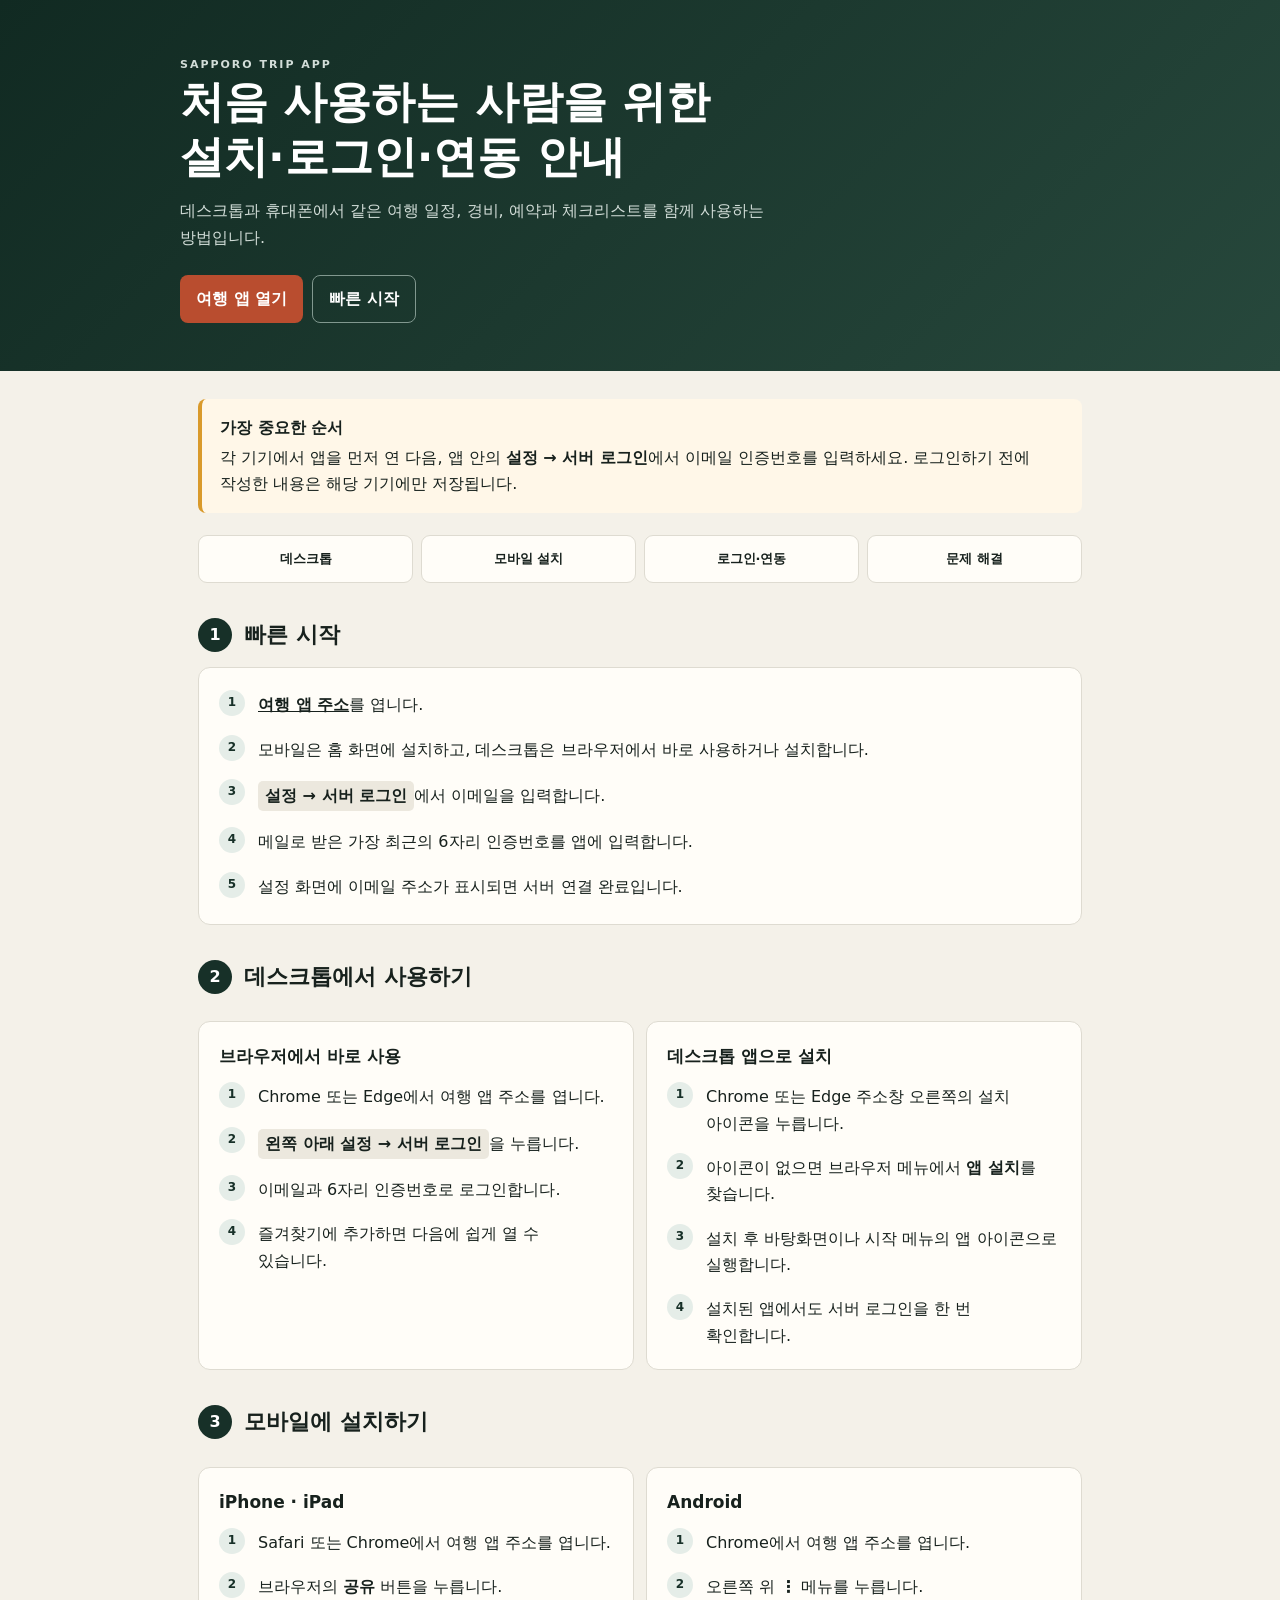
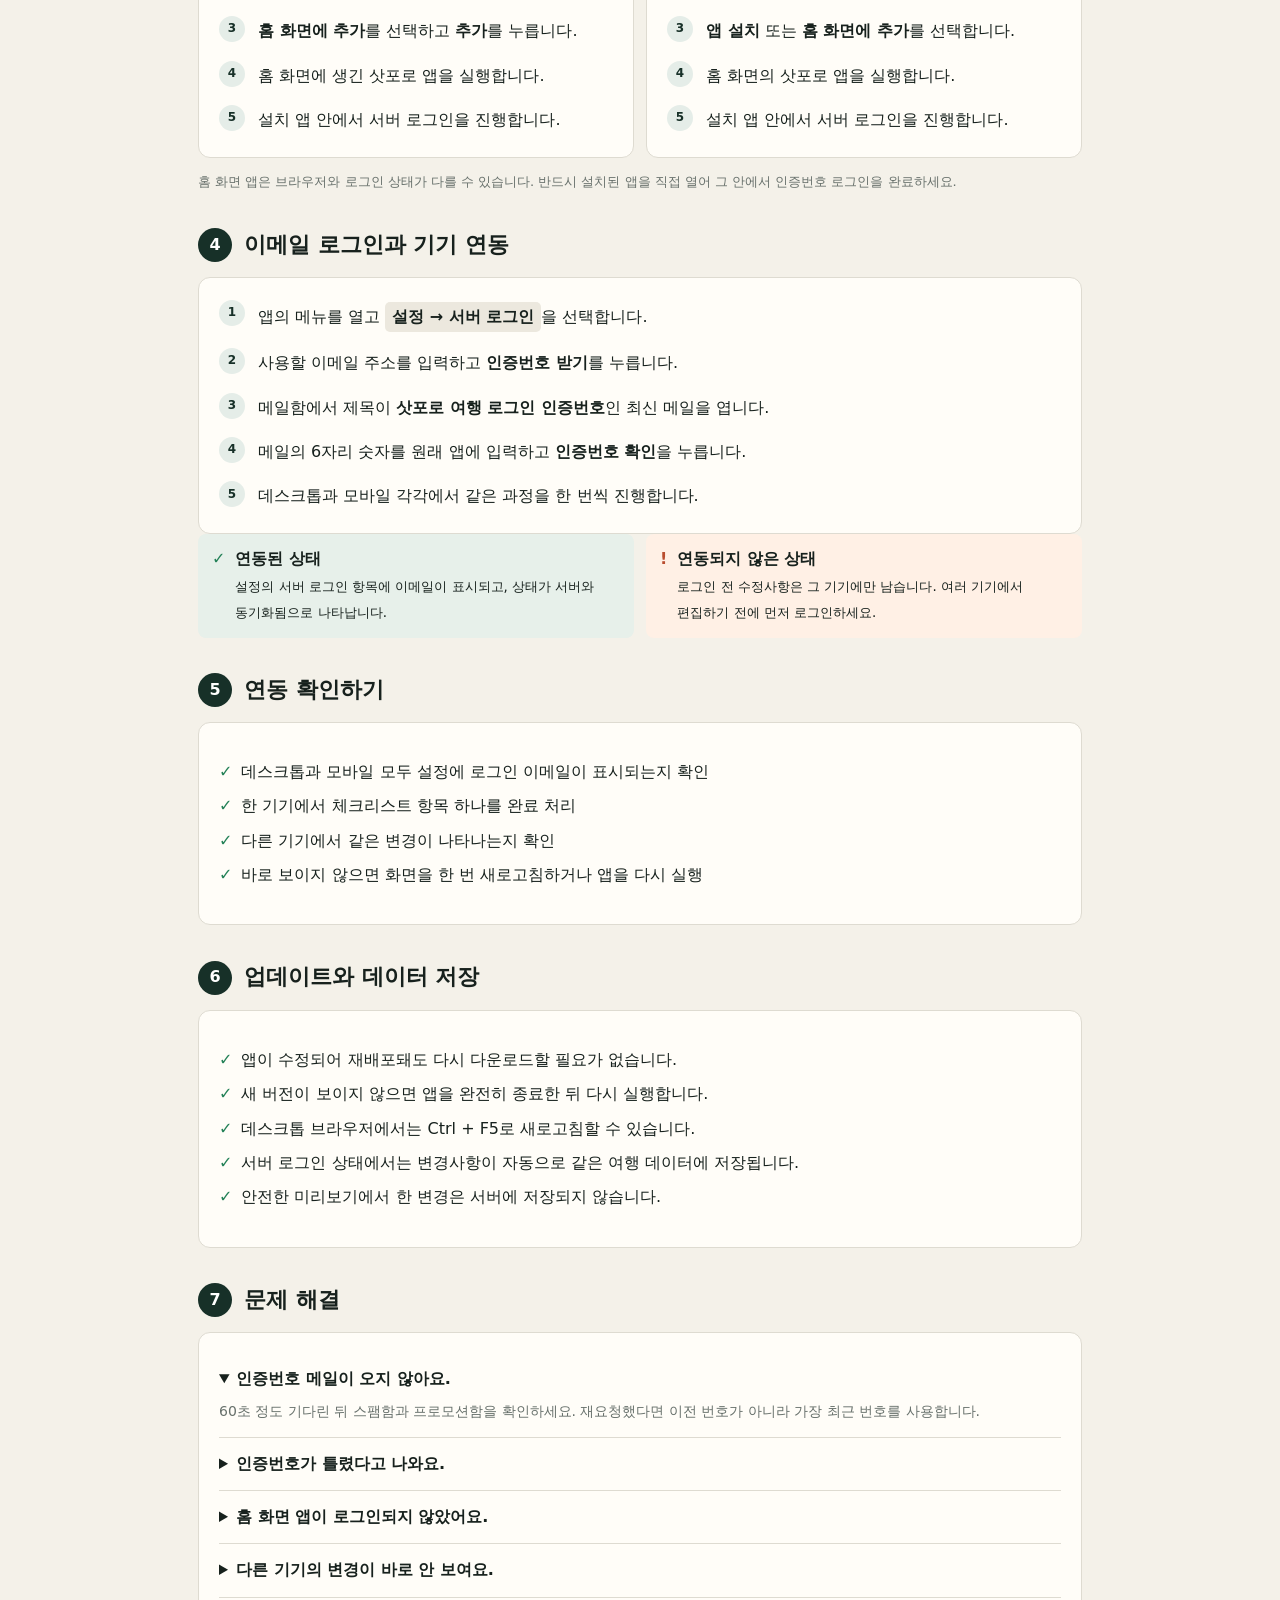
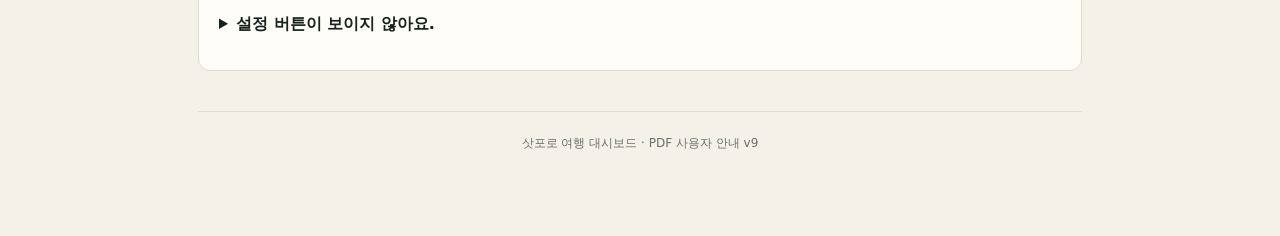
<file: manual.html>
<!doctype html>
<html lang="ko">
<head>
  <meta charset="utf-8">
  <meta name="viewport" content="width=device-width,initial-scale=1,viewport-fit=cover">
  <meta name="theme-color" content="#173028">
  <title>삿포로 여행 앱 사용자 안내</title>
  <style>
    :root{--ink:#17211d;--muted:#68716c;--paper:#f4f1e9;--card:#fffdf8;--line:#dedbd1;--forest:#173028;--forest2:#294c40;--rust:#b94d2f;--gold:#d99a2b}*{box-sizing:border-box}html{scroll-behavior:smooth;overflow-x:hidden}body{margin:0;overflow-x:hidden;background:var(--paper);color:var(--ink);font-family:"Noto Sans KR",Apple SD Gothic Neo,system-ui,sans-serif;line-height:1.65;word-break:keep-all}a{color:inherit}.hero{background:linear-gradient(135deg,#112a22,#27483c);color:#fff;padding:42px 20px 48px}.hero-inner,.content{width:100%;max-width:920px;margin:auto}.kicker{margin:0 0 8px;color:#efb74c;font-size:11px;font-weight:800;letter-spacing:.18em}.hero h1{margin:0;font-size:clamp(28px,6vw,44px);line-height:1.25}.hero p{max-width:620px;margin:14px 0 0;color:#d2ddd8}.hero-actions{display:flex;flex-wrap:wrap;gap:9px;margin-top:24px}.button{display:inline-flex;align-items:center;justify-content:center;min-height:44px;padding:10px 16px;border-radius:8px;text-decoration:none;font-weight:700}.button.primary{background:var(--rust);color:#fff}.button.secondary{border:1px solid #81988f;color:#fff}.content{padding:28px 18px 70px}.notice,.toc,.grid,.card{min-width:0;max-width:100%}.notice{padding:16px 18px;border-left:4px solid var(--gold);border-radius:8px;background:#fff7e8;margin-bottom:22px}.notice b{display:block;margin-bottom:3px}.toc{display:grid;grid-template-columns:repeat(4,minmax(0,1fr));gap:8px;margin-bottom:30px}.toc a{padding:12px 9px;border:1px solid var(--line);border-radius:9px;background:var(--card);text-align:center;text-decoration:none;font-size:13px;font-weight:700}.section{margin-top:34px;scroll-margin-top:16px}.section-head{display:flex;gap:12px;align-items:center;margin-bottom:14px}.section-number{display:grid;place-items:center;flex:0 0 34px;height:34px;border-radius:50%;background:var(--forest);color:#fff;font-weight:800}.section h2{margin:0;font-size:22px}.card{border:1px solid var(--line);border-radius:12px;background:var(--card);padding:20px;margin-top:12px}.card h3{margin:0 0 10px;font-size:17px}.steps{margin:0;padding:0;list-style:none;counter-reset:step}.steps li{position:relative;min-height:34px;padding:4px 0 14px 39px;counter-increment:step;overflow-wrap:anywhere}.steps li:before{content:counter(step);position:absolute;left:0;top:2px;display:grid;place-items:center;width:26px;height:26px;border-radius:50%;background:#e5ede8;color:var(--forest);font-size:12px;font-weight:800}.steps li:last-child{padding-bottom:0}.path{display:inline-block;padding:2px 7px;border-radius:5px;background:#ece8de;font-weight:700}.grid{display:grid;grid-template-columns:minmax(0,1fr) minmax(0,1fr);gap:12px}.status{display:flex;gap:10px;align-items:flex-start;padding:12px 14px;border-radius:8px;background:#e7f0ea}.status span{color:#238157;font-weight:900}.warning{background:#fff0e5}.warning span{color:var(--rust)}.checklist{display:grid;gap:8px;padding:0;list-style:none}.checklist li:before{content:"✓";margin-right:9px;color:#238157;font-weight:900}.faq details{border-top:1px solid var(--line);padding:13px 0}.faq details:first-child{border-top:0}.faq summary{cursor:pointer;font-weight:700}.faq p{margin:8px 0 0;color:var(--muted);font-size:14px}.small{color:var(--muted);font-size:13px}.footer{margin-top:40px;padding-top:22px;border-top:1px solid var(--line);color:var(--muted);font-size:12px;text-align:center}@media(max-width:680px){.hero{padding-top:34px}.toc{grid-template-columns:minmax(0,1fr) minmax(0,1fr)}.grid{grid-template-columns:minmax(0,1fr)}.card{padding:17px}.section h2{font-size:20px}}
  </style>
  <style>
    @page{size:A4;margin:12mm}
    @media print{
      html,body{overflow:visible;background:#fff;font-size:9.5pt}
      .hero{padding:20px 14px 22px;-webkit-print-color-adjust:exact;print-color-adjust:exact}
      .hero h1{font-size:25pt}.hero p{margin-top:7px}.hero-actions,.toc{display:none}
      .content{max-width:none;padding:14px 0 0}.notice{margin-bottom:12px;-webkit-print-color-adjust:exact;print-color-adjust:exact}
      .section{margin-top:15px;break-inside:auto}.section-head{margin-bottom:7px}.section-number{width:28px;height:28px;flex-basis:28px;-webkit-print-color-adjust:exact;print-color-adjust:exact}
      .section h2{font-size:16pt}.card{padding:12px;margin-top:7px;break-inside:avoid}.card h3{font-size:12pt}.steps li{padding-bottom:7px}.grid,.status{break-inside:avoid}.faq details>p{display:block!important}.footer{margin-top:18px;padding-top:10px}
    }
  </style>
</head>
<body>
  <header class="hero"><div class="hero-inner"><p class="kicker">SAPPORO TRIP APP</p><h1>처음 사용하는 사람을 위한<br>설치·로그인·연동 안내</h1><p>데스크톱과 휴대폰에서 같은 여행 일정, 경비, 예약과 체크리스트를 함께 사용하는 방법입니다.</p><div class="hero-actions"><a class="button primary" href="./?v=9">여행 앱 열기</a><a class="button secondary" href="#quick">빠른 시작</a></div></div></header>
  <main class="content">
    <div class="notice"><b>가장 중요한 순서</b>각 기기에서 앱을 먼저 연 다음, 앱 안의 <strong>설정 → 서버 로그인</strong>에서 이메일 인증번호를 입력하세요. 로그인하기 전에 작성한 내용은 해당 기기에만 저장됩니다.</div>
    <nav class="toc" aria-label="목차"><a href="#desktop">데스크톱</a><a href="#mobile">모바일 설치</a><a href="#sync">로그인·연동</a><a href="#help">문제 해결</a></nav>

    <section class="section" id="quick"><div class="section-head"><span class="section-number">1</span><h2>빠른 시작</h2></div><div class="card"><ol class="steps"><li><a href="./?v=9"><strong>여행 앱 주소</strong></a>를 엽니다.</li><li>모바일은 홈 화면에 설치하고, 데스크톱은 브라우저에서 바로 사용하거나 설치합니다.</li><li><span class="path">설정 → 서버 로그인</span>에서 이메일을 입력합니다.</li><li>메일로 받은 가장 최근의 6자리 인증번호를 앱에 입력합니다.</li><li>설정 화면에 이메일 주소가 표시되면 서버 연결 완료입니다.</li></ol></div></section>

    <section class="section" id="desktop"><div class="section-head"><span class="section-number">2</span><h2>데스크톱에서 사용하기</h2></div><div class="grid"><article class="card"><h3>브라우저에서 바로 사용</h3><ol class="steps"><li>Chrome 또는 Edge에서 여행 앱 주소를 엽니다.</li><li><span class="path">왼쪽 아래 설정 → 서버 로그인</span>을 누릅니다.</li><li>이메일과 6자리 인증번호로 로그인합니다.</li><li>즐겨찾기에 추가하면 다음에 쉽게 열 수 있습니다.</li></ol></article><article class="card"><h3>데스크톱 앱으로 설치</h3><ol class="steps"><li>Chrome 또는 Edge 주소창 오른쪽의 설치 아이콘을 누릅니다.</li><li>아이콘이 없으면 브라우저 메뉴에서 <strong>앱 설치</strong>를 찾습니다.</li><li>설치 후 바탕화면이나 시작 메뉴의 앱 아이콘으로 실행합니다.</li><li>설치된 앱에서도 서버 로그인을 한 번 확인합니다.</li></ol></article></div></section>

    <section class="section" id="mobile"><div class="section-head"><span class="section-number">3</span><h2>모바일에 설치하기</h2></div><div class="grid"><article class="card"><h3>iPhone · iPad</h3><ol class="steps"><li>Safari 또는 Chrome에서 여행 앱 주소를 엽니다.</li><li>브라우저의 <strong>공유</strong> 버튼을 누릅니다.</li><li><strong>홈 화면에 추가</strong>를 선택하고 <strong>추가</strong>를 누릅니다.</li><li>홈 화면에 생긴 삿포로 앱을 실행합니다.</li><li>설치 앱 안에서 서버 로그인을 진행합니다.</li></ol></article><article class="card"><h3>Android</h3><ol class="steps"><li>Chrome에서 여행 앱 주소를 엽니다.</li><li>오른쪽 위 <strong>⋮</strong> 메뉴를 누릅니다.</li><li><strong>앱 설치</strong> 또는 <strong>홈 화면에 추가</strong>를 선택합니다.</li><li>홈 화면의 삿포로 앱을 실행합니다.</li><li>설치 앱 안에서 서버 로그인을 진행합니다.</li></ol></article></div><p class="small">홈 화면 앱은 브라우저와 로그인 상태가 다를 수 있습니다. 반드시 설치된 앱을 직접 열어 그 안에서 인증번호 로그인을 완료하세요.</p></section>

    <section class="section" id="sync"><div class="section-head"><span class="section-number">4</span><h2>이메일 로그인과 기기 연동</h2></div><div class="card"><ol class="steps"><li>앱의 메뉴를 열고 <span class="path">설정 → 서버 로그인</span>을 선택합니다.</li><li>사용할 이메일 주소를 입력하고 <strong>인증번호 받기</strong>를 누릅니다.</li><li>메일함에서 제목이 <strong>삿포로 여행 로그인 인증번호</strong>인 최신 메일을 엽니다.</li><li>메일의 6자리 숫자를 원래 앱에 입력하고 <strong>인증번호 확인</strong>을 누릅니다.</li><li>데스크톱과 모바일 각각에서 같은 과정을 한 번씩 진행합니다.</li></ol></div><div class="grid"><div class="status"><span>✓</span><div><strong>연동된 상태</strong><br><small>설정의 서버 로그인 항목에 이메일이 표시되고, 상태가 서버와 동기화됨으로 나타납니다.</small></div></div><div class="status warning"><span>!</span><div><strong>연동되지 않은 상태</strong><br><small>로그인 전 수정사항은 그 기기에만 남습니다. 여러 기기에서 편집하기 전에 먼저 로그인하세요.</small></div></div></div></section>

    <section class="section"><div class="section-head"><span class="section-number">5</span><h2>연동 확인하기</h2></div><div class="card"><ul class="checklist"><li>데스크톱과 모바일 모두 설정에 로그인 이메일이 표시되는지 확인</li><li>한 기기에서 체크리스트 항목 하나를 완료 처리</li><li>다른 기기에서 같은 변경이 나타나는지 확인</li><li>바로 보이지 않으면 화면을 한 번 새로고침하거나 앱을 다시 실행</li></ul></div></section>

    <section class="section"><div class="section-head"><span class="section-number">6</span><h2>업데이트와 데이터 저장</h2></div><div class="card"><ul class="checklist"><li>앱이 수정되어 재배포돼도 다시 다운로드할 필요가 없습니다.</li><li>새 버전이 보이지 않으면 앱을 완전히 종료한 뒤 다시 실행합니다.</li><li>데스크톱 브라우저에서는 Ctrl + F5로 새로고침할 수 있습니다.</li><li>서버 로그인 상태에서는 변경사항이 자동으로 같은 여행 데이터에 저장됩니다.</li><li>안전한 미리보기에서 한 변경은 서버에 저장되지 않습니다.</li></ul></div></section>

    <section class="section faq" id="help"><div class="section-head"><span class="section-number">7</span><h2>문제 해결</h2></div><div class="card"><details open><summary>인증번호 메일이 오지 않아요.</summary><p>60초 정도 기다린 뒤 스팸함과 프로모션함을 확인하세요. 재요청했다면 이전 번호가 아니라 가장 최근 번호를 사용합니다.</p></details><details><summary>인증번호가 틀렸다고 나와요.</summary><p>공백 없이 6자리 숫자만 입력하세요. 이미 사용했거나 새 번호를 다시 요청했다면 기존 번호는 사용할 수 없습니다.</p></details><details><summary>홈 화면 앱이 로그인되지 않았어요.</summary><p>브라우저에서 로그인한 상태가 설치 앱으로 전달되지 않을 수 있습니다. 홈 화면의 앱을 직접 실행하고 그 안에서 다시 인증번호 로그인을 진행하세요.</p></details><details><summary>다른 기기의 변경이 바로 안 보여요.</summary><p>두 기기 모두 서버 로그인 상태인지 확인한 뒤 앱을 다시 실행하세요. 인터넷이 끊긴 동안의 변경은 연결이 복구된 후 반영됩니다.</p></details><details><summary>설정 버튼이 보이지 않아요.</summary><p>메뉴 안쪽을 끝까지 아래로 스크롤하세요. 이전 화면이 남아 있으면 앱을 완전히 종료하고 다시 실행합니다.</p></details></div></section>
    <p class="footer">삿포로 여행 대시보드 · PDF 사용자 안내 v9</p>
  </main>
</body>
</html>
</file>
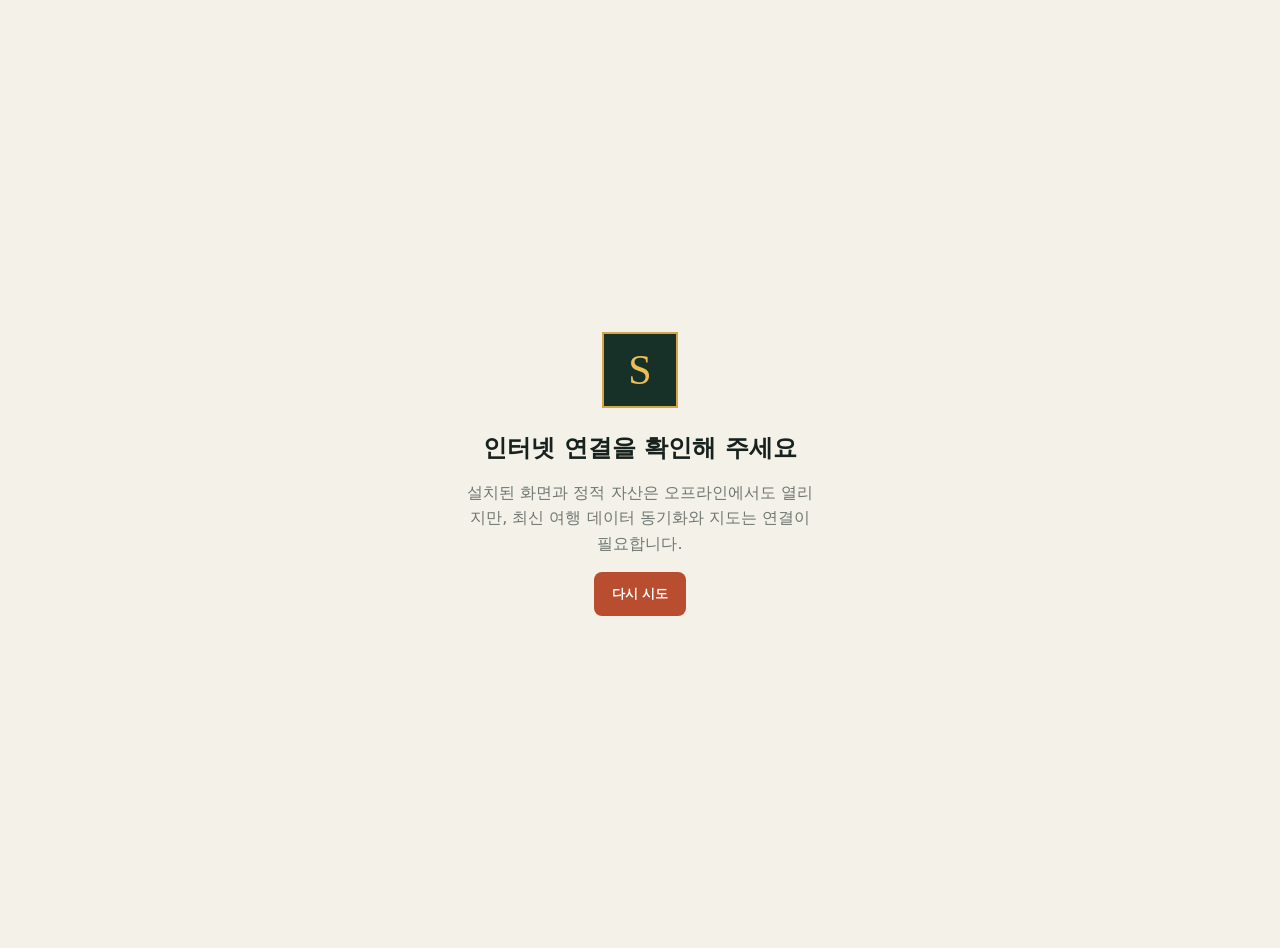
<file: offline.html>
<!doctype html><html lang="ko"><head><meta charset="utf-8"><meta name="viewport" content="width=device-width,initial-scale=1,viewport-fit=cover"><meta name="theme-color" content="#15231e"><title>오프라인 · 삿포로 여행</title><style>body{margin:0;min-height:100dvh;display:grid;place-items:center;padding:24px;background:#f4f1e9;color:#17211d;font-family:system-ui,sans-serif;text-align:center}main{max-width:360px}.mark{width:72px;height:72px;margin:auto;display:grid;place-items:center;background:#173028;color:#edbd57;border:2px solid #d6a548;font:42px Georgia,serif}h1{font-size:24px;margin:24px 0 8px}p{color:#6f7772;line-height:1.6}button{min-height:44px;border:0;border-radius:8px;padding:0 18px;background:#b94d2f;color:white;font-weight:700}</style></head><body><main><div class="mark">S</div><h1>인터넷 연결을 확인해 주세요</h1><p>설치된 화면과 정적 자산은 오프라인에서도 열리지만, 최신 여행 데이터 동기화와 지도는 연결이 필요합니다.</p><button onclick="location.reload()">다시 시도</button></main></body></html>
</file>
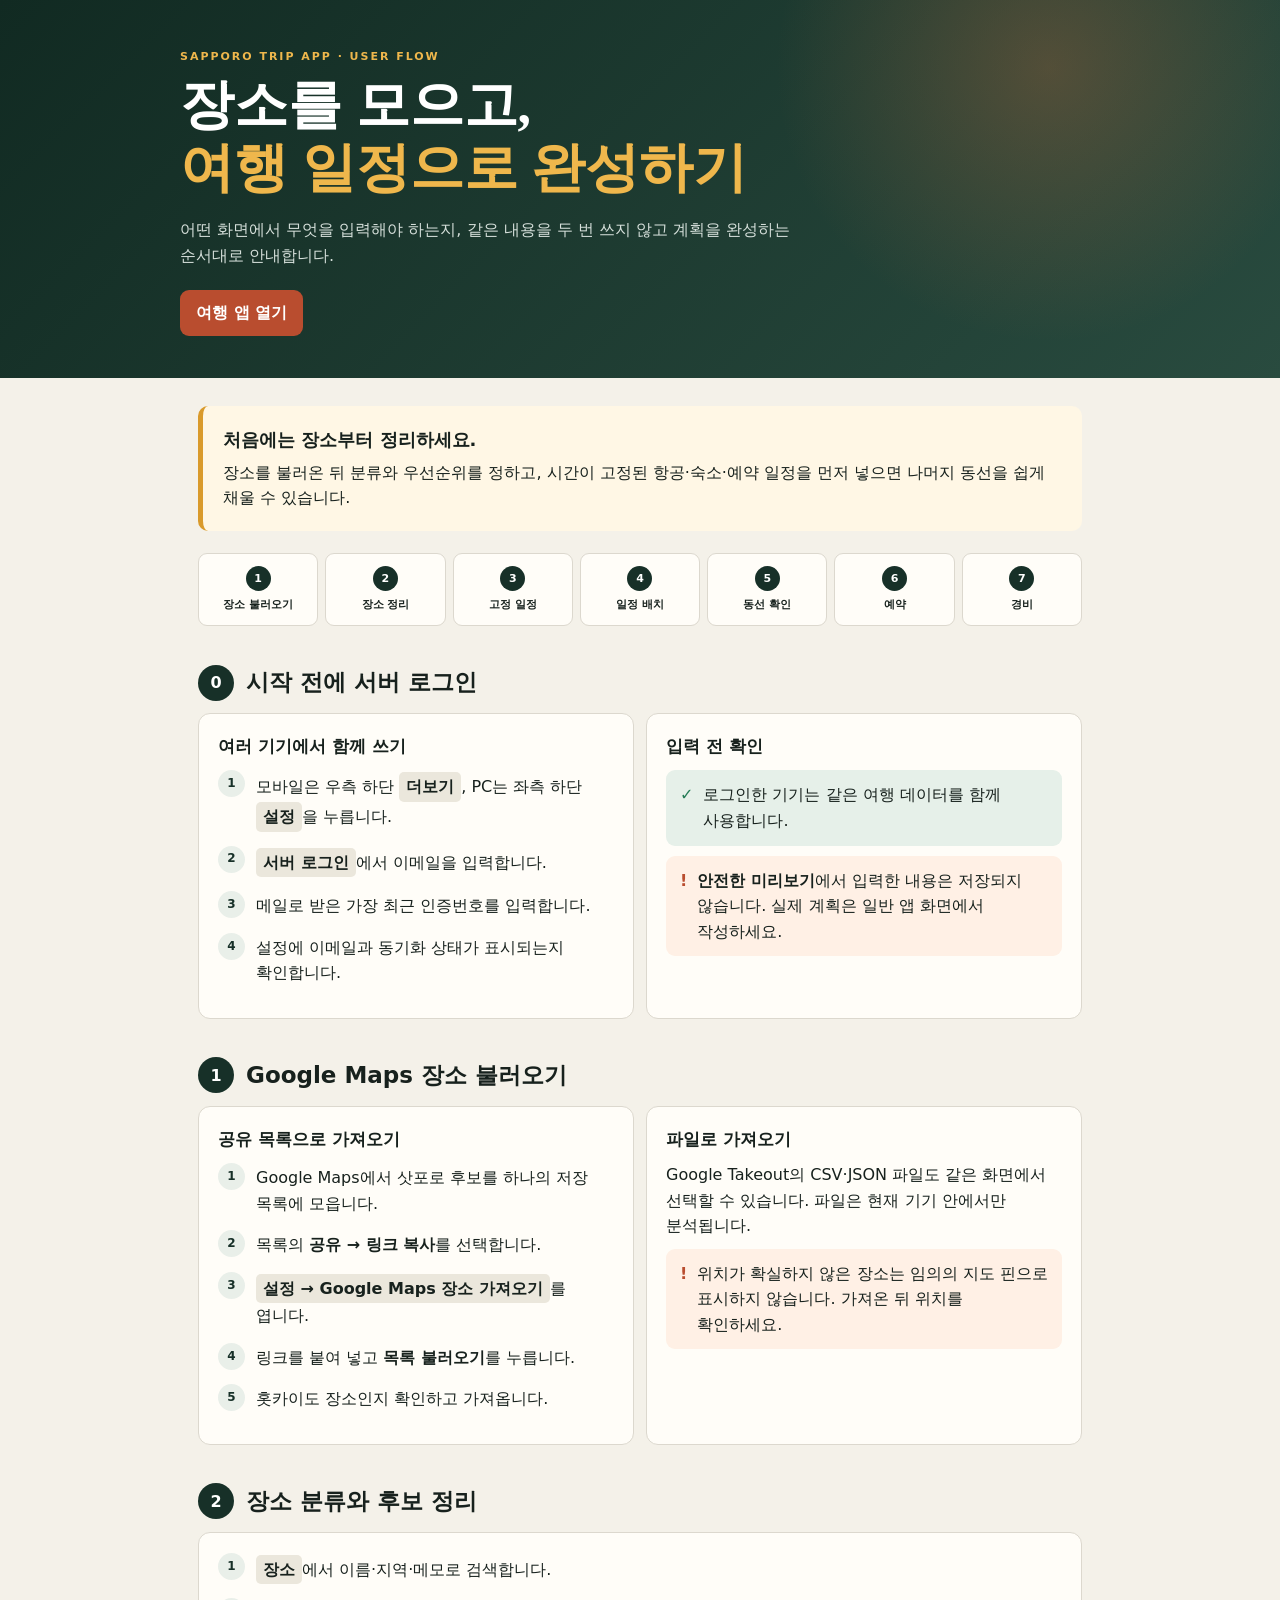
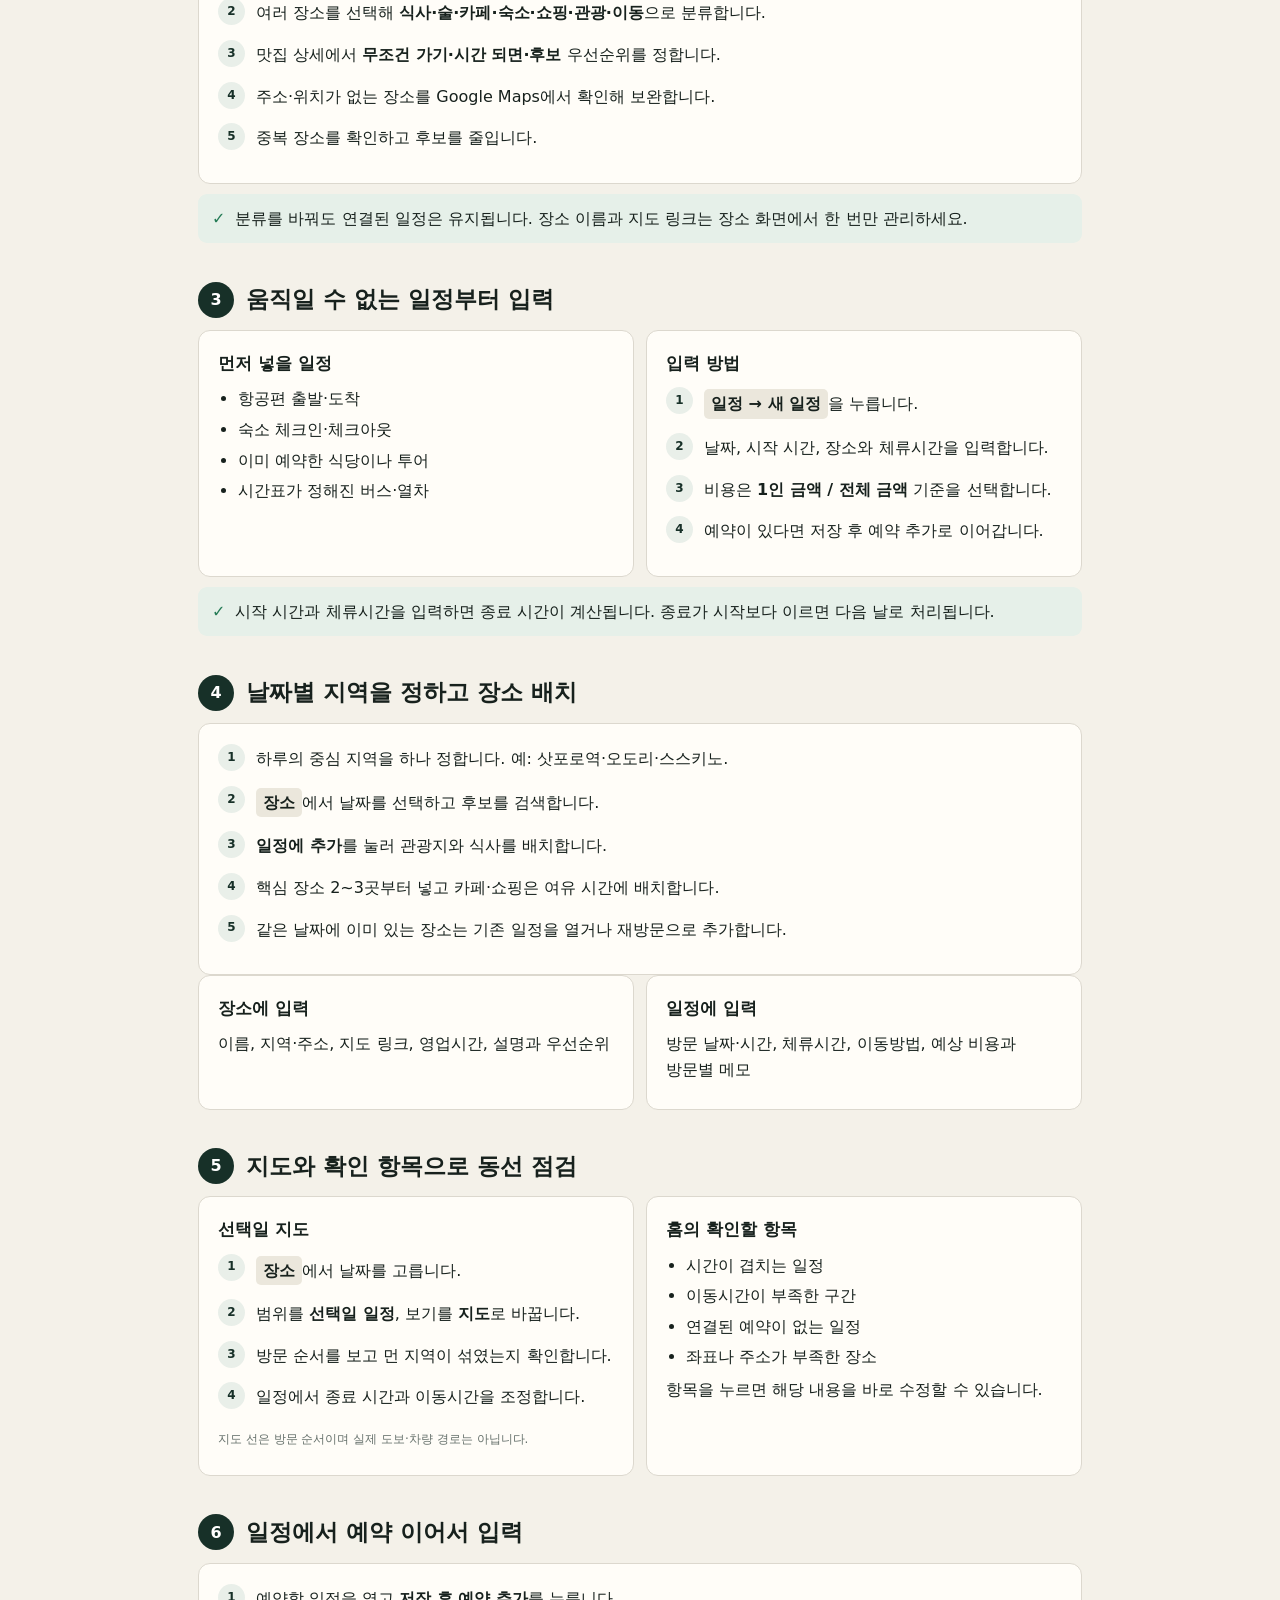
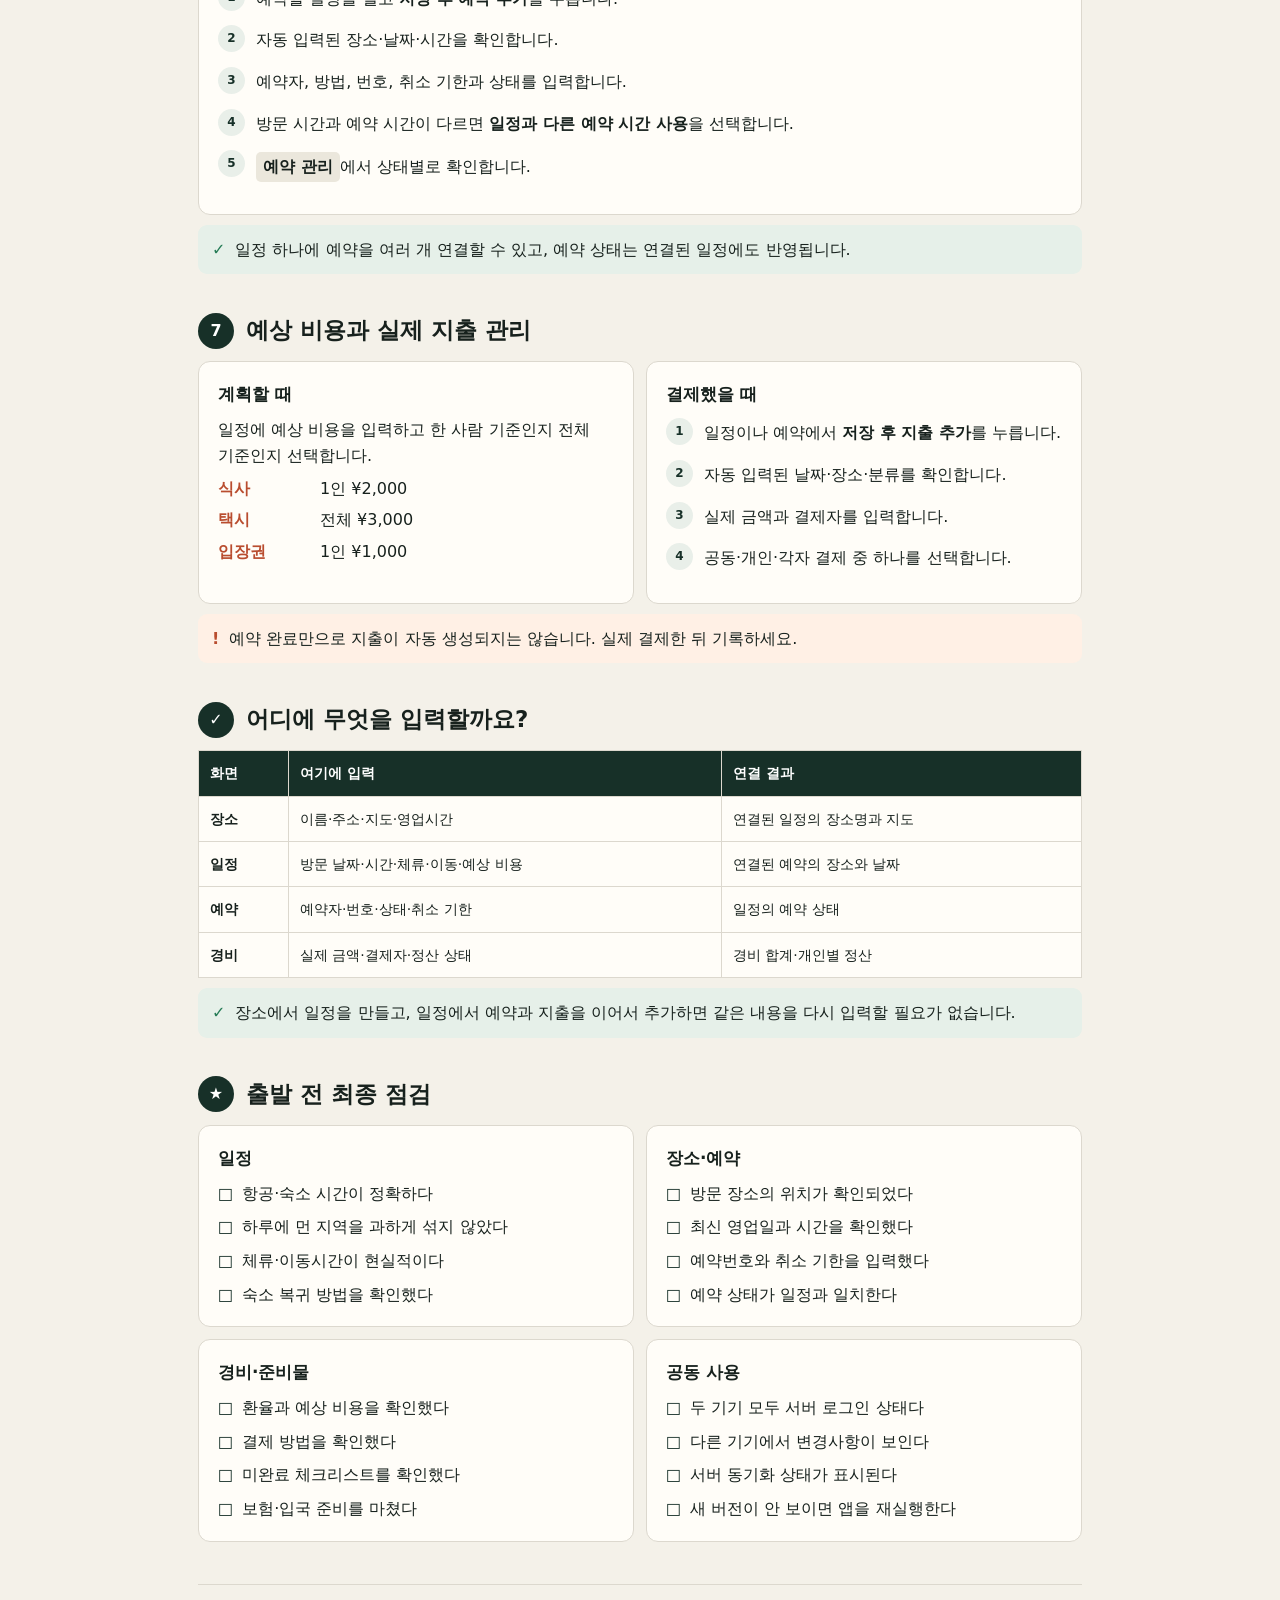
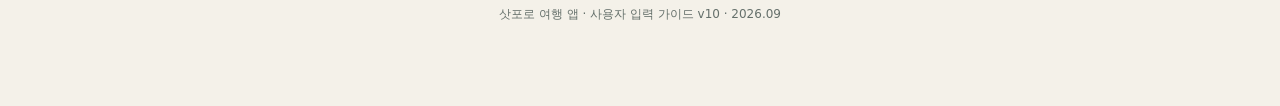
<file: user-guide.html>
<!doctype html>
<html lang="ko">
<head>
  <meta charset="utf-8">
  <meta name="viewport" content="width=device-width,initial-scale=1,viewport-fit=cover">
  <title>삿포로 여행 앱 사용 가이드</title>
  <style>
    :root{--ink:#17211d;--muted:#65706b;--paper:#f4f1e9;--card:#fffdf8;--line:#dcd8ce;--forest:#173028;--rust:#b94d2f;--gold:#d99a2b;--soft:#e9efe9}*{box-sizing:border-box}html{scroll-behavior:smooth}body{margin:0;background:var(--paper);color:var(--ink);font-family:"Noto Sans KR",Apple SD Gothic Neo,"Malgun Gothic",system-ui,sans-serif;line-height:1.6;word-break:keep-all}.wrap{width:min(920px,100%);margin:auto}.hero{padding:48px 22px 42px;background:radial-gradient(circle at 82% 18%,#b66a3d55,transparent 25%),linear-gradient(135deg,#112a22,#294b3f);color:#fff}.eyebrow{margin:0 0 8px;color:#efb74c;font-size:11px;font-weight:800;letter-spacing:.18em}.hero h1{margin:0;font-family:Georgia,"Noto Sans KR",serif;font-size:clamp(32px,7vw,54px);line-height:1.18}.hero h1 em{color:#efb74c;font-style:normal}.hero p:last-of-type{max-width:650px;color:#d5dfda}.actions{display:flex;gap:8px;margin-top:22px}.button{padding:10px 16px;border-radius:9px;background:var(--rust);color:#fff;text-decoration:none;font-weight:800}.content{padding:28px 18px 70px}.start{padding:20px;border-left:5px solid var(--gold);border-radius:10px;background:#fff7e5}.start b{display:block;font-size:18px}.start p{margin:5px 0 0}.flow{display:grid;grid-template-columns:repeat(7,minmax(0,1fr));gap:7px;margin:22px 0}.flow a{min-width:0;padding:12px 5px;border:1px solid var(--line);border-radius:9px;background:var(--card);color:inherit;text-align:center;text-decoration:none;font-size:11px;font-weight:800}.flow span{display:grid;place-items:center;width:25px;height:25px;margin:0 auto 5px;border-radius:50%;background:var(--forest);color:#fff}.section{margin-top:38px;scroll-margin-top:12px}.heading{display:flex;gap:12px;align-items:center;margin-bottom:12px}.num{display:grid;place-items:center;flex:0 0 36px;height:36px;border-radius:50%;background:var(--forest);color:#fff;font-weight:900}.heading h2{margin:0;font-size:23px}.grid{display:grid;grid-template-columns:repeat(2,minmax(0,1fr));gap:12px}.card{min-width:0;padding:19px;border:1px solid var(--line);border-radius:12px;background:var(--card)}.card h3{margin:0 0 9px;font-size:17px}.card p{margin:7px 0}.steps{margin:0;padding:0;list-style:none;counter-reset:item}.steps li{position:relative;min-height:34px;padding:3px 0 13px 38px;counter-increment:item}.steps li:before{content:counter(item);position:absolute;left:0;top:1px;display:grid;place-items:center;width:27px;height:27px;border-radius:50%;background:var(--soft);color:var(--forest);font-size:12px;font-weight:900}.path{display:inline-block;padding:2px 7px;border-radius:5px;background:#ebe7dc;font-weight:800}.tip,.warning{display:flex;gap:10px;margin-top:10px;padding:12px 14px;border-radius:9px;background:#e6f0e9}.tip>span{color:#247b55;font-weight:900}.warning{background:#fff0e5}.warning>span{color:var(--rust);font-weight:900}.compact{margin:7px 0 0;padding-left:20px}.compact li{margin:5px 0}.table{width:100%;border-collapse:collapse;background:var(--card);font-size:14px}.table th,.table td{padding:11px;border:1px solid var(--line);text-align:left;vertical-align:top}.table th{background:var(--forest);color:#fff}.table td:first-child{font-weight:800}.example{display:grid;grid-template-columns:90px 1fr;gap:6px 12px;margin:0}.example dt{font-weight:800;color:var(--rust)}.example dd{margin:0}.checklist{display:grid;gap:8px;margin:0;padding:0;list-style:none}.checklist li:before{content:"□";margin-right:9px;color:var(--forest);font-weight:900}.small{color:var(--muted);font-size:12px}.footer{margin-top:42px;padding-top:20px;border-top:1px solid var(--line);color:var(--muted);font-size:12px;text-align:center}@media(max-width:700px){.flow{grid-template-columns:repeat(2,minmax(0,1fr))}.grid{grid-template-columns:1fr}.card{padding:16px}.heading h2{font-size:20px}.table{font-size:12px}.table th,.table td{padding:8px}.example{grid-template-columns:75px 1fr}}
    @page{size:A4;margin:12mm}@media print{html,body{background:#fff;font-size:9.3pt}.hero{padding:20px 14px 22px;-webkit-print-color-adjust:exact;print-color-adjust:exact}.hero h1{font-size:27pt}.hero p{margin:7px 0}.actions,.flow{display:none}.content{max-width:none;padding:13px 0}.start{padding:12px;-webkit-print-color-adjust:exact;print-color-adjust:exact}.section{margin-top:14px}.heading{margin-bottom:6px}.heading h2{font-size:16pt}.num{width:29px;height:29px;flex-basis:29px;-webkit-print-color-adjust:exact;print-color-adjust:exact}.card{padding:11px;margin-bottom:6px;break-inside:avoid}.card h3{font-size:11.5pt}.steps li{padding-bottom:6px}.grid,.table,.tip,.warning{break-inside:avoid}.table{font-size:8.5pt}.table th,.table td{padding:6px}.page-break{break-before:page}.footer{margin-top:15px}}
  </style>
</head>
<body>
  <header class="hero"><div class="wrap"><p class="eyebrow">SAPPORO TRIP APP · USER FLOW</p><h1>장소를 모으고,<br><em>여행 일정으로 완성하기</em></h1><p>어떤 화면에서 무엇을 입력해야 하는지, 같은 내용을 두 번 쓰지 않고 계획을 완성하는 순서대로 안내합니다.</p><div class="actions"><a class="button" href="./">여행 앱 열기</a></div></div></header>
  <main class="content wrap">
    <div class="start"><b>처음에는 장소부터 정리하세요.</b><p>장소를 불러온 뒤 분류와 우선순위를 정하고, 시간이 고정된 항공·숙소·예약 일정을 먼저 넣으면 나머지 동선을 쉽게 채울 수 있습니다.</p></div>
    <nav class="flow"><a href="#import"><span>1</span>장소 불러오기</a><a href="#organize"><span>2</span>장소 정리</a><a href="#fixed"><span>3</span>고정 일정</a><a href="#place"><span>4</span>일정 배치</a><a href="#route"><span>5</span>동선 확인</a><a href="#booking"><span>6</span>예약</a><a href="#expense"><span>7</span>경비</a></nav>

    <section class="section"><div class="heading"><span class="num">0</span><h2>시작 전에 서버 로그인</h2></div><div class="grid"><article class="card"><h3>여러 기기에서 함께 쓰기</h3><ol class="steps"><li>모바일은 우측 하단 <span class="path">더보기</span>, PC는 좌측 하단 <span class="path">설정</span>을 누릅니다.</li><li><span class="path">서버 로그인</span>에서 이메일을 입력합니다.</li><li>메일로 받은 가장 최근 인증번호를 입력합니다.</li><li>설정에 이메일과 동기화 상태가 표시되는지 확인합니다.</li></ol></article><article class="card"><h3>입력 전 확인</h3><div class="tip"><span>✓</span><div>로그인한 기기는 같은 여행 데이터를 함께 사용합니다.</div></div><div class="warning"><span>!</span><div><strong>안전한 미리보기</strong>에서 입력한 내용은 저장되지 않습니다. 실제 계획은 일반 앱 화면에서 작성하세요.</div></div></article></div></section>

    <section class="section page-break" id="import"><div class="heading"><span class="num">1</span><h2>Google Maps 장소 불러오기</h2></div><div class="grid"><article class="card"><h3>공유 목록으로 가져오기</h3><ol class="steps"><li>Google Maps에서 삿포로 후보를 하나의 저장 목록에 모읍니다.</li><li>목록의 <strong>공유 → 링크 복사</strong>를 선택합니다.</li><li><span class="path">설정 → Google Maps 장소 가져오기</span>를 엽니다.</li><li>링크를 붙여 넣고 <strong>목록 불러오기</strong>를 누릅니다.</li><li>홋카이도 장소인지 확인하고 가져옵니다.</li></ol></article><article class="card"><h3>파일로 가져오기</h3><p>Google Takeout의 CSV·JSON 파일도 같은 화면에서 선택할 수 있습니다. 파일은 현재 기기 안에서만 분석됩니다.</p><div class="warning"><span>!</span><div>위치가 확실하지 않은 장소는 임의의 지도 핀으로 표시하지 않습니다. 가져온 뒤 위치를 확인하세요.</div></div></article></div></section>

    <section class="section" id="organize"><div class="heading"><span class="num">2</span><h2>장소 분류와 후보 정리</h2></div><div class="card"><ol class="steps"><li><span class="path">장소</span>에서 이름·지역·메모로 검색합니다.</li><li>여러 장소를 선택해 <strong>식사·술·카페·숙소·쇼핑·관광·이동</strong>으로 분류합니다.</li><li>맛집 상세에서 <strong>무조건 가기·시간 되면·후보</strong> 우선순위를 정합니다.</li><li>주소·위치가 없는 장소를 Google Maps에서 확인해 보완합니다.</li><li>중복 장소를 확인하고 후보를 줄입니다.</li></ol></div><div class="tip"><span>✓</span><div>분류를 바꿔도 연결된 일정은 유지됩니다. 장소 이름과 지도 링크는 장소 화면에서 한 번만 관리하세요.</div></div></section>

    <section class="section page-break" id="fixed"><div class="heading"><span class="num">3</span><h2>움직일 수 없는 일정부터 입력</h2></div><div class="grid"><article class="card"><h3>먼저 넣을 일정</h3><ul class="compact"><li>항공편 출발·도착</li><li>숙소 체크인·체크아웃</li><li>이미 예약한 식당이나 투어</li><li>시간표가 정해진 버스·열차</li></ul></article><article class="card"><h3>입력 방법</h3><ol class="steps"><li><span class="path">일정 → 새 일정</span>을 누릅니다.</li><li>날짜, 시작 시간, 장소와 체류시간을 입력합니다.</li><li>비용은 <strong>1인 금액 / 전체 금액</strong> 기준을 선택합니다.</li><li>예약이 있다면 저장 후 예약 추가로 이어갑니다.</li></ol></article></div><div class="tip"><span>✓</span><div>시작 시간과 체류시간을 입력하면 종료 시간이 계산됩니다. 종료가 시작보다 이르면 다음 날로 처리됩니다.</div></div></section>

    <section class="section" id="place"><div class="heading"><span class="num">4</span><h2>날짜별 지역을 정하고 장소 배치</h2></div><div class="card"><ol class="steps"><li>하루의 중심 지역을 하나 정합니다. 예: 삿포로역·오도리·스스키노.</li><li><span class="path">장소</span>에서 날짜를 선택하고 후보를 검색합니다.</li><li><strong>일정에 추가</strong>를 눌러 관광지와 식사를 배치합니다.</li><li>핵심 장소 2~3곳부터 넣고 카페·쇼핑은 여유 시간에 배치합니다.</li><li>같은 날짜에 이미 있는 장소는 기존 일정을 열거나 재방문으로 추가합니다.</li></ol></div><div class="grid"><article class="card"><h3>장소에 입력</h3><p>이름, 지역·주소, 지도 링크, 영업시간, 설명과 우선순위</p></article><article class="card"><h3>일정에 입력</h3><p>방문 날짜·시간, 체류시간, 이동방법, 예상 비용과 방문별 메모</p></article></div></section>

    <section class="section page-break" id="route"><div class="heading"><span class="num">5</span><h2>지도와 확인 항목으로 동선 점검</h2></div><div class="grid"><article class="card"><h3>선택일 지도</h3><ol class="steps"><li><span class="path">장소</span>에서 날짜를 고릅니다.</li><li>범위를 <strong>선택일 일정</strong>, 보기를 <strong>지도</strong>로 바꿉니다.</li><li>방문 순서를 보고 먼 지역이 섞였는지 확인합니다.</li><li>일정에서 종료 시간과 이동시간을 조정합니다.</li></ol><p class="small">지도 선은 방문 순서이며 실제 도보·차량 경로는 아닙니다.</p></article><article class="card"><h3>홈의 확인할 항목</h3><ul class="compact"><li>시간이 겹치는 일정</li><li>이동시간이 부족한 구간</li><li>연결된 예약이 없는 일정</li><li>좌표나 주소가 부족한 장소</li></ul><p>항목을 누르면 해당 내용을 바로 수정할 수 있습니다.</p></article></div></section>

    <section class="section" id="booking"><div class="heading"><span class="num">6</span><h2>일정에서 예약 이어서 입력</h2></div><div class="card"><ol class="steps"><li>예약할 일정을 열고 <strong>저장 후 예약 추가</strong>를 누릅니다.</li><li>자동 입력된 장소·날짜·시간을 확인합니다.</li><li>예약자, 방법, 번호, 취소 기한과 상태를 입력합니다.</li><li>방문 시간과 예약 시간이 다르면 <strong>일정과 다른 예약 시간 사용</strong>을 선택합니다.</li><li><span class="path">예약 관리</span>에서 상태별로 확인합니다.</li></ol></div><div class="tip"><span>✓</span><div>일정 하나에 예약을 여러 개 연결할 수 있고, 예약 상태는 연결된 일정에도 반영됩니다.</div></div></section>

    <section class="section page-break" id="expense"><div class="heading"><span class="num">7</span><h2>예상 비용과 실제 지출 관리</h2></div><div class="grid"><article class="card"><h3>계획할 때</h3><p>일정에 예상 비용을 입력하고 한 사람 기준인지 전체 기준인지 선택합니다.</p><dl class="example"><dt>식사</dt><dd>1인 ¥2,000</dd><dt>택시</dt><dd>전체 ¥3,000</dd><dt>입장권</dt><dd>1인 ¥1,000</dd></dl></article><article class="card"><h3>결제했을 때</h3><ol class="steps"><li>일정이나 예약에서 <strong>저장 후 지출 추가</strong>를 누릅니다.</li><li>자동 입력된 날짜·장소·분류를 확인합니다.</li><li>실제 금액과 결제자를 입력합니다.</li><li>공동·개인·각자 결제 중 하나를 선택합니다.</li></ol></article></div><div class="warning"><span>!</span><div>예약 완료만으로 지출이 자동 생성되지는 않습니다. 실제 결제한 뒤 기록하세요.</div></div></section>

    <section class="section"><div class="heading"><span class="num">✓</span><h2>어디에 무엇을 입력할까요?</h2></div><table class="table"><thead><tr><th>화면</th><th>여기에 입력</th><th>연결 결과</th></tr></thead><tbody><tr><td>장소</td><td>이름·주소·지도·영업시간</td><td>연결된 일정의 장소명과 지도</td></tr><tr><td>일정</td><td>방문 날짜·시간·체류·이동·예상 비용</td><td>연결된 예약의 장소와 날짜</td></tr><tr><td>예약</td><td>예약자·번호·상태·취소 기한</td><td>일정의 예약 상태</td></tr><tr><td>경비</td><td>실제 금액·결제자·정산 상태</td><td>경비 합계·개인별 정산</td></tr></tbody></table><div class="tip"><span>✓</span><div>장소에서 일정을 만들고, 일정에서 예약과 지출을 이어서 추가하면 같은 내용을 다시 입력할 필요가 없습니다.</div></div></section>

    <section class="section page-break"><div class="heading"><span class="num">★</span><h2>출발 전 최종 점검</h2></div><div class="grid"><article class="card"><h3>일정</h3><ul class="checklist"><li>항공·숙소 시간이 정확하다</li><li>하루에 먼 지역을 과하게 섞지 않았다</li><li>체류·이동시간이 현실적이다</li><li>숙소 복귀 방법을 확인했다</li></ul></article><article class="card"><h3>장소·예약</h3><ul class="checklist"><li>방문 장소의 위치가 확인되었다</li><li>최신 영업일과 시간을 확인했다</li><li>예약번호와 취소 기한을 입력했다</li><li>예약 상태가 일정과 일치한다</li></ul></article><article class="card"><h3>경비·준비물</h3><ul class="checklist"><li>환율과 예상 비용을 확인했다</li><li>결제 방법을 확인했다</li><li>미완료 체크리스트를 확인했다</li><li>보험·입국 준비를 마쳤다</li></ul></article><article class="card"><h3>공동 사용</h3><ul class="checklist"><li>두 기기 모두 서버 로그인 상태다</li><li>다른 기기에서 변경사항이 보인다</li><li>서버 동기화 상태가 표시된다</li><li>새 버전이 안 보이면 앱을 재실행한다</li></ul></article></div></section>
    <p class="footer">삿포로 여행 앱 · 사용자 입력 가이드 v10 · 2026.09</p>
  </main>
</body>
</html>
</file>
